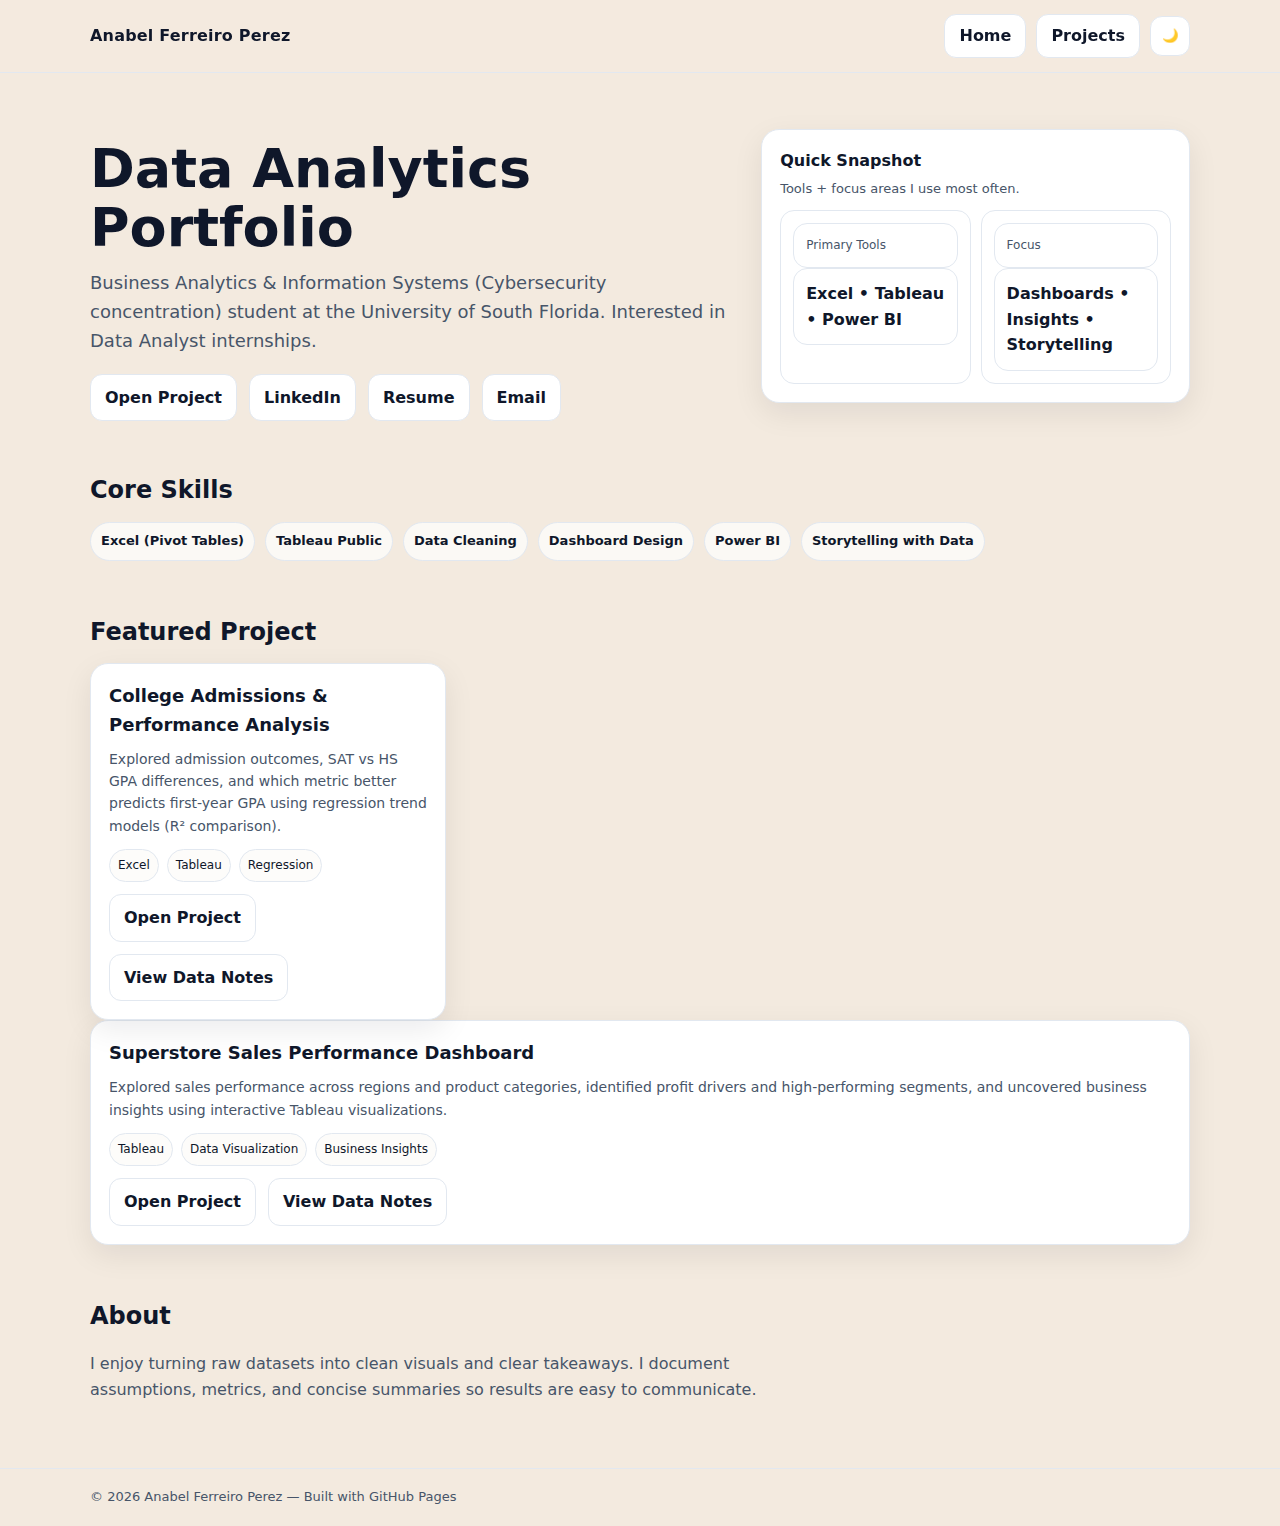
<file: index.html>
<!DOCTYPE html>
<html lang="en">
<head>
  <meta charset="UTF-8" />
  <meta name="viewport" content="width=device-width, initial-scale=1" />
  <title>Anabel Ferreiro Perez | Data Analytics Portfolio</title>
  <link rel="stylesheet" href="style.css" />
</head>

<body>

  <!-- NAV -->
  <div class="nav" id="home">
    <div class="container nav-inner">
      <div class="brand">Anabel Ferreiro Perez</div>
      <div class="nav-links">
       <a href="#home" class="nav-pill">Home</a>
       <a href="projects.html" class="nav-pill">Projects</a>
       <button id="themeToggle" class="nav-pill theme-toggle" aria-label="Toggle theme" title="Toggle theme">
       <span class="theme-icon">🌙</span>
  </button>
</div>
      
      </div>
    </div>
 

  <!-- HERO -->
  <div class="container hero">
    <div class="hero-grid">
      <div>
        <h1>Data Analytics Portfolio</h1>
        <div class="subtitle">
          Business Analytics & Information Systems (Cybersecurity concentration) student at the University of South Florida.
          Interested in Data Analyst internships.
        </div>

        <div class="actions">
          <a class="btn primary" href="projects.html">Open Project</a>
          <a class="btn ghost" href="https://www.linkedin.com/in/anabel-ferreiro/" target="_blank">LinkedIn</a>
          <a class="btn ghost" href="assets/Ferreiro_Perez_Anabel_Resume.pdf" target="_blank">Resume</a>
          <a class="btn ghost" href="mailto:anabelferreiro02@gmail.com">Email</a>
        </div>
      </div>

      <!-- OPTIONAL SIDE CARD -->
      <div class="hero-card">
        <div style="font-weight:800; font-size:16px;">Quick Snapshot</div>
        <div style="color:var(--muted); font-size:13px; margin-top:6px;">
          Tools + focus areas I use most often.
        </div>

        <div class="kpi">
          <div>
            <div class="label">Primary Tools</div>
            <div class="value">Excel • Tableau • Power BI</div>
          </div>
          <div>
            <div class="label">Focus</div>
            <div class="value">Dashboards • Insights • Storytelling</div>
          </div>
        </div>
      </div>
    </div>
  </div>

  <!-- SKILLS -->
  <div class="container section">
    <h2 class="section-title">Core Skills</h2>
    <div class="tags">
      <span class="tag">Excel (Pivot Tables)</span>
      <span class="tag">Tableau Public</span>
      <span class="tag">Data Cleaning</span>
      <span class="tag">Dashboard Design</span>
      <span class="tag">Power BI</span>
      <span class="tag">Storytelling with Data</span>
    </div>
  </div>

  <!-- PROJECTS -->
  <div class="container section" id="projects">
    <h2 class="section-title">Featured Project</h2>

    <div class="grid">
      <div class="card">
        <h3>College Admissions & Performance Analysis</h3>
        <p>
          Explored admission outcomes, SAT vs HS GPA differences, and which metric better predicts first-year GPA
          using regression trend models (R² comparison).
        </p>
        <div class="meta">
          <span class="pill">Excel</span>
          <span class="pill">Tableau</span>
          <span class="pill">Regression</span>
        </div>
        <div class="actions" style="margin-top:12px;">
          <a class="btn primary" href="projects.html">Open Project</a>
          <a class="btn ghost" href="data-notes.html">View Data Notes</a>
        </div>
      </div>
    </div>
    <div class="card">
    <h3>Superstore Sales Performance Dashboard</h3>
    <p>
      Explored sales performance across regions and product categories, identified profit drivers and high-performing segments, and uncovered business insights using interactive Tableau visualizations.
    </p>
    <div class="meta">
      <span class="pill">Tableau</span>
      <span class="pill">Data Visualization</span>
      <span class="pill">Business Insights</span>
    </div>
    <div class="actions" style="margin-top:12px;">
      <a class="btn primary" href="superstore-analysis.html">Open Project</a>
      <a class="btn ghost" href="superstore-data-notes.html">View Data Notes</a>
    </div>
  </div>
  </div>

  <!-- ABOUT -->
  <div class="container section">
    <h2 class="section-title">About</h2>
    <p style="color:var(--muted); max-width: 70ch;">
      I enjoy turning raw datasets into clean visuals and clear takeaways.
      I document assumptions, metrics, and concise summaries so results are easy to communicate.
    </p>
  </div>

  <div class="footer">
    <div class="container">© 2026 Anabel Ferreiro Perez — Built with GitHub Pages</div>
  </div>
 <script>
  const toggle = document.getElementById("themeToggle");
  const icon = toggle.querySelector(".theme-icon");
  const root = document.documentElement;

  // default theme
  const savedTheme = localStorage.getItem("theme") || "light";
  root.setAttribute("data-theme", savedTheme);
  icon.textContent = savedTheme === "dark" ? "☀️" : "🌙";

  toggle.addEventListener("click", () => {
    const current = root.getAttribute("data-theme");
    const next = current === "dark" ? "light" : "dark";
    root.setAttribute("data-theme", next);
    localStorage.setItem("theme", next);
    icon.textContent = next === "dark" ? "☀️" : "🌙";
  });
</script>

</body>
</html>
</file>
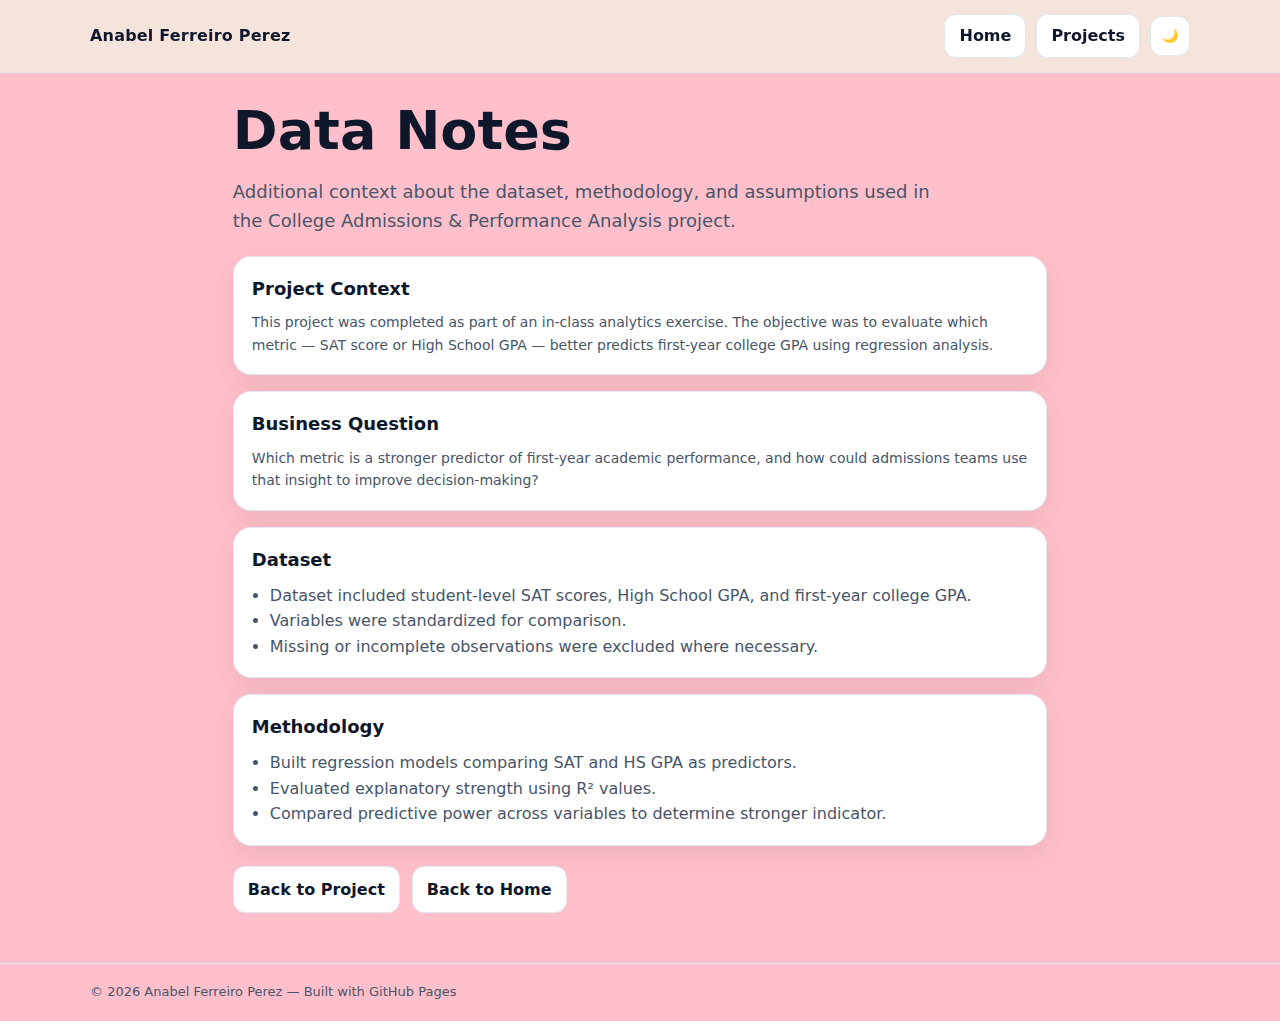
<file: data-notes.html>
<!DOCTYPE html>
<html lang="en">
<head>
  <meta charset="UTF-8" />
  <meta name="viewport" content="width=device-width, initial-scale=1" />
  <title>Data Notes | Anabel Ferreiro Perez</title>
  <link rel="stylesheet" href="style.css" />
  <style>body{background: pink !important;}</style>
</head>

<body>

  <!-- NAV -->
  <div class="nav">
    <div class="container nav-inner">
      <div class="brand">Anabel Ferreiro Perez</div>

      <div class="nav-links">
        <a href="index.html#home" class="nav-pill">Home</a>
        <a href="projects.html" class="nav-pill">Projects</a>
        <button id="themeToggle" class="nav-pill theme-toggle" aria-label="Toggle theme" title="Toggle theme">
          <span class="theme-icon">🌙</span>
        </button>
      </div>
    </div>
  </div>

  <!-- CONTENT -->
  <div class="container section" style="padding-top:28px; max-width:80ch;">

    <h1 style="margin-top:0;">Data Notes</h1>

    <p class="subtitle">
      Additional context about the dataset, methodology, and assumptions used in the College Admissions & Performance Analysis project.
    </p>

    <div class="card" style="margin-top:20px;">
      <h3 style="margin-top:0;">Project Context</h3>
      <p style="color:var(--muted); margin:0;">
        This project was completed as part of an in-class analytics exercise.
        The objective was to evaluate which metric — SAT score or High School GPA —
        better predicts first-year college GPA using regression analysis.
      </p>
    </div>

    <div class="card" style="margin-top:16px;">
      <h3 style="margin-top:0;">Business Question</h3>
      <p style="color:var(--muted); margin:0;">
        Which metric is a stronger predictor of first-year academic performance,
        and how could admissions teams use that insight to improve decision-making?
      </p>
    </div>

    <div class="card" style="margin-top:16px;">
      <h3 style="margin-top:0;">Dataset</h3>
      <ul style="color:var(--muted); padding-left:18px; margin:0;">
        <li>Dataset included student-level SAT scores, High School GPA, and first-year college GPA.</li>
        <li>Variables were standardized for comparison.</li>
        <li>Missing or incomplete observations were excluded where necessary.</li>
      </ul>
    </div>

    <div class="card" style="margin-top:16px;">
      <h3 style="margin-top:0;">Methodology</h3>
      <ul style="color:var(--muted); padding-left:18px; margin:0;">
        <li>Built regression models comparing SAT and HS GPA as predictors.</li>
        <li>Evaluated explanatory strength using R² values.</li>
        <li>Compared predictive power across variables to determine stronger indicator.</li>
      </ul>
    </div>

    <div class="actions" style="margin-top:20px;">
      <a class="btn primary" href="projects.html">Back to Project</a>
      <a class="btn ghost" href="index.html#projects">Back to Home</a>
    </div>

  </div>

  <div class="footer">
    <div class="container">© 2026 Anabel Ferreiro Perez — Built with GitHub Pages</div>
  </div>

  <!-- Theme Script -->
  <script>
    document.addEventListener("DOMContentLoaded", () => {
      const toggle = document.getElementById("themeToggle");
      if (!toggle) return;

      const icon = toggle.querySelector(".theme-icon");
      const root = document.documentElement;

      const savedTheme = localStorage.getItem("theme") || "light";
      root.setAttribute("data-theme", savedTheme);
      if (icon) icon.textContent = savedTheme === "dark" ? "☀️" : "🌙";

      toggle.addEventListener("click", () => {
        const current = root.getAttribute("data-theme");
        const next = current === "dark" ? "light" : "dark";
        root.setAttribute("data-theme", next);
        localStorage.setItem("theme", next);
        if (icon) icon.textContent = next === "dark" ? "☀️" : "🌙";
      });
    });
  </script>

</body>
</html>
</file>
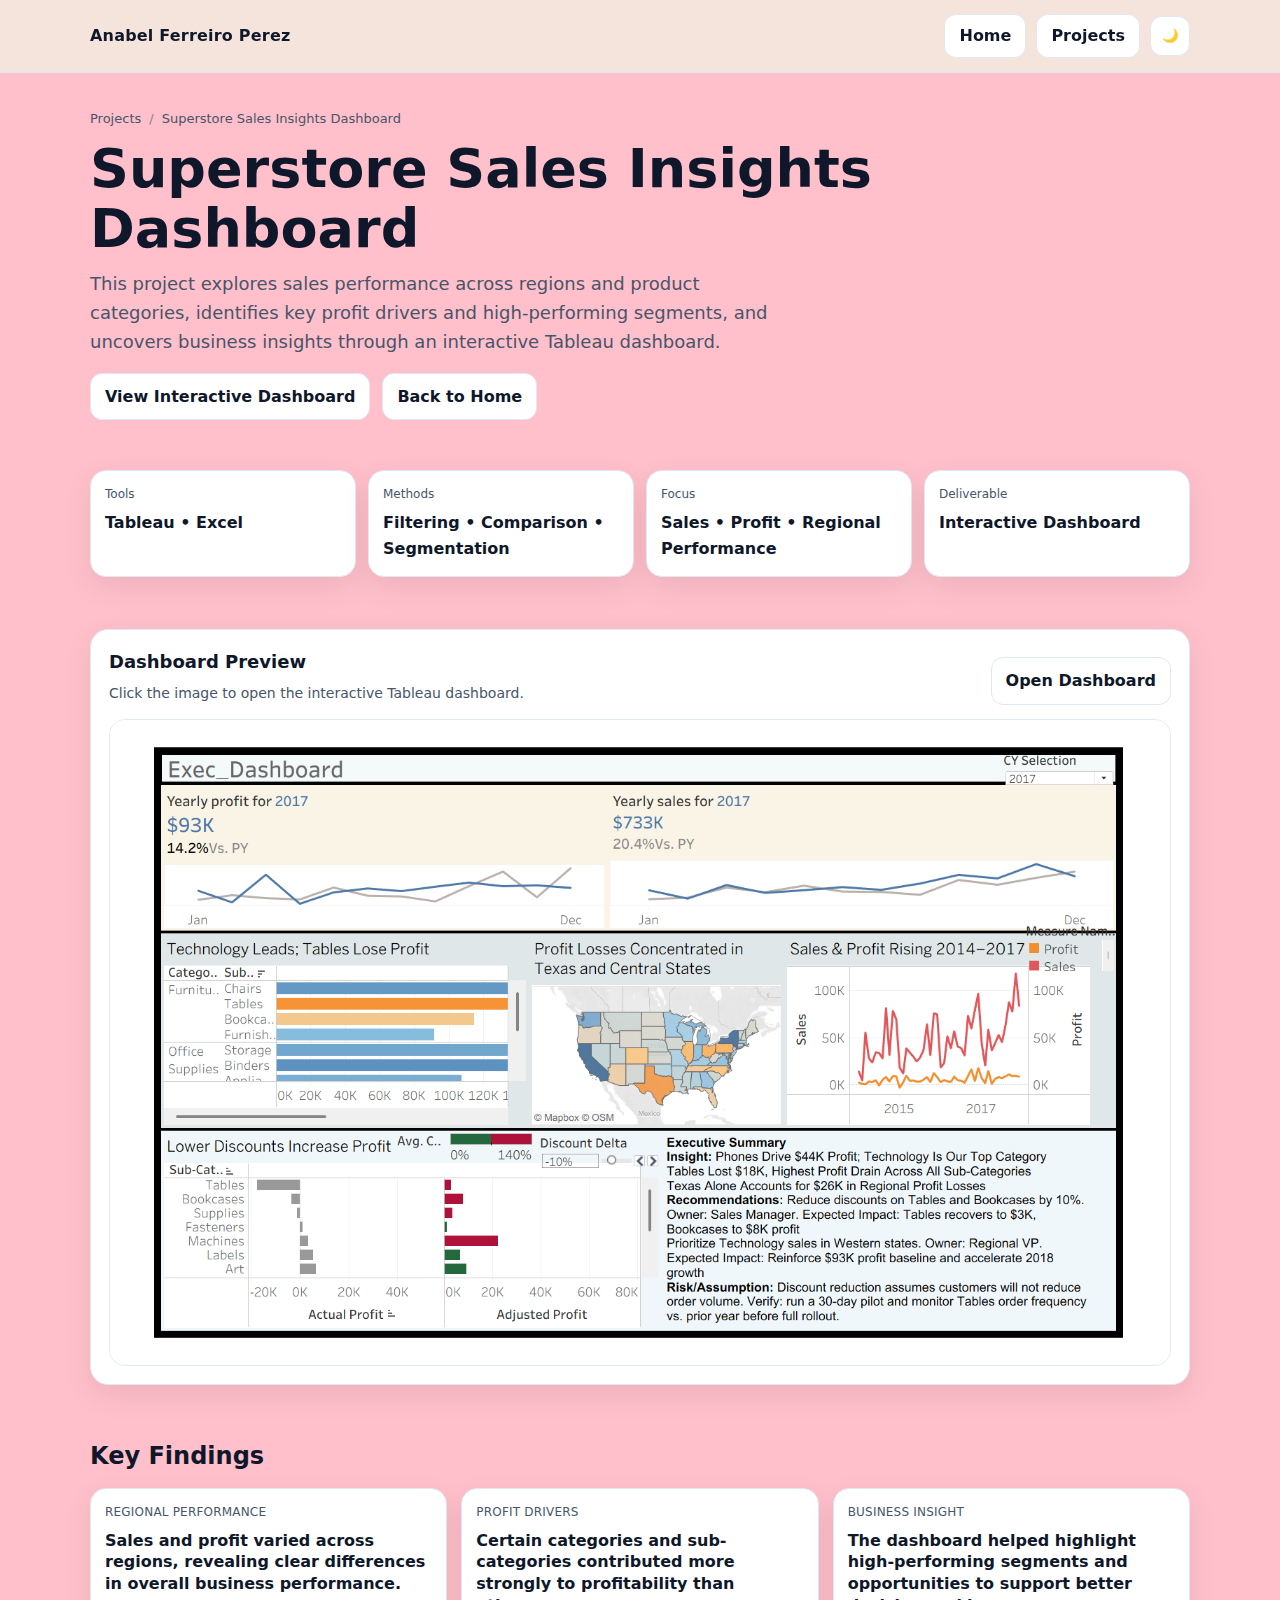
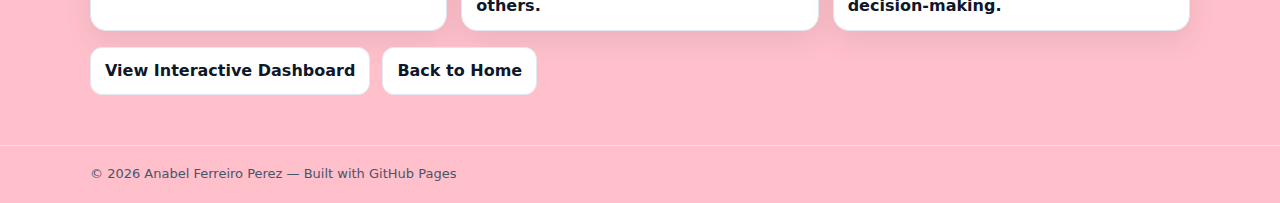
<file: superstore_project.html>
<!DOCTYPE html>
<html lang="en">
<head>
  <meta charset="UTF-8" />
  <meta name="viewport" content="width=device-width, initial-scale=1" />
  <title>Superstore Sales Insights Dashboard | Anabel Ferreiro Perez</title>
  <link rel="stylesheet" href="style.css" />
  <style>body{background: pink !important;}</style>
</head>

<body>

  <!-- NAV -->
  <div class="nav">
    <div class="container nav-inner">
      <div class="brand">Anabel Ferreiro Perez</div>

      <div class="nav-links">
        <a href="index.html#home" class="nav-pill">Home</a>
        <a href="projects.html" class="nav-pill">Projects</a>

        <button id="themeToggle" class="nav-pill theme-toggle" aria-label="Toggle theme" title="Toggle theme">
          <span class="theme-icon">🌙</span>
        </button>
      </div>
    </div>
  </div>

  <!-- HERO -->
  <div class="container hero" style="padding-top:36px;">
    <div style="max-width:90ch;">
      <div class="breadcrumb">
        <a href="projects.html">Projects</a>
        <span class="crumb-sep">/</span>
        <span>Superstore Sales Insights Dashboard</span>
      </div>

      <h1 style="margin-top:10px;">Superstore Sales Insights Dashboard</h1>

      <div class="subtitle">
        This project explores sales performance across regions and product categories, identifies key profit drivers and high-performing segments, and uncovers business insights through an interactive Tableau dashboard.
      </div>

      <div class="actions" style="margin-top:16px;">
        <a class="btn primary"
           href="https://public.tableau.com/views/FerreiroPerez_Anabel_DashboardStory/1_Category_to_Subcategory?:language=en-US&publish=yes&:sid=&:redirect=auth&:display_count=n&:origin=viz_share_link"
           target="_blank"
           rel="noopener">
          View Interactive Dashboard
        </a>
        <a class="btn ghost" href="index.html#projects">Back to Home</a>
      </div>
    </div>
  </div>

  <!-- SNAPSHOT -->
  <div class="container section">
    <div class="snapshot">
      <div class="snap-card">
        <div class="snap-label">Tools</div>
        <div class="snap-value">Tableau • Excel</div>
      </div>

      <div class="snap-card">
        <div class="snap-label">Methods</div>
        <div class="snap-value">Filtering • Comparison • Segmentation</div>
      </div>

      <div class="snap-card">
        <div class="snap-label">Focus</div>
        <div class="snap-value">Sales • Profit • Regional Performance</div>
      </div>

      <div class="snap-card">
        <div class="snap-label">Deliverable</div>
        <div class="snap-value">Interactive Dashboard</div>
      </div>
    </div>
  </div>

  <!-- DASHBOARD PREVIEW -->
  <div class="container section">
    <div class="card">
      <div style="display:flex; align-items:flex-end; justify-content:space-between; gap:12px; flex-wrap:wrap;">
        <div>
          <h3 style="margin:0;">Dashboard Preview</h3>
          <div style="color:var(--muted); font-size:14px; margin-top:6px;">
            Click the image to open the interactive Tableau dashboard.
          </div>
        </div>

        <a class="btn ghost"
           href="https://public.tableau.com/views/FerreiroPerez_Anabel_DashboardStory/1_Category_to_Subcategory?:language=en-US&publish=yes&:sid=&:redirect=auth&:display_count=n&:origin=viz_share_link"
           target="_blank"
           rel="noopener">
          Open Dashboard
        </a>
      </div>

      <a class="preview-link"
         href="https://public.tableau.com/views/FerreiroPerez_Anabel_DashboardStory/1_Category_to_Subcategory?:language=en-US&publish=yes&:sid=&:redirect=auth&:display_count=n&:origin=viz_share_link"
         target="_blank"
         rel="noopener"
         aria-label="Open interactive Tableau dashboard">
        <img class="preview-img"
             src="assets/Superstore_Project.png"
             alt="Tableau dashboard preview (Superstore Sales Insights Dashboard)">
      </a>
    </div>
  </div>

  <!-- KEY FINDINGS -->
  <div class="container section">
    <h2 class="section-title">Key Findings</h2>

    <div class="findings">
      <div class="finding">
        <div class="finding-title">Regional performance</div>
        <div class="finding-text">Sales and profit varied across regions, revealing clear differences in overall business performance.</div>
      </div>

      <div class="finding">
        <div class="finding-title">Profit drivers</div>
        <div class="finding-text">Certain categories and sub-categories contributed more strongly to profitability than others.</div>
      </div>

      <div class="finding">
        <div class="finding-title">Business insight</div>
        <div class="finding-text">The dashboard helped highlight high-performing segments and opportunities to support better decision-making.</div>
      </div>
    </div>

    <div class="actions" style="margin-top:16px;">
      <a class="btn primary"
         href="https://public.tableau.com/views/FerreiroPerez_Anabel_DashboardStory/1_Category_to_Subcategory?:language=en-US&publish=yes&:sid=&:redirect=auth&:display_count=n&:origin=viz_share_link"
         target="_blank"
         rel="noopener">
        View Interactive Dashboard
      </a>
      <a class="btn ghost" href="index.html#projects">Back to Home</a>
    </div>
  </div>

  <!-- FOOTER -->
  <div class="footer">
    <div class="container">© 2026 Anabel Ferreiro Perez — Built with GitHub Pages</div>
  </div>

  <!-- THEME SCRIPT -->
  <script>
    const toggle = document.getElementById("themeToggle");
    const icon = toggle.querySelector(".theme-icon");
    const root = document.documentElement;

    const savedTheme = localStorage.getItem("theme") || "light";
    root.setAttribute("data-theme", savedTheme);
    icon.textContent = savedTheme === "dark" ? "☀️" : "🌙";

    toggle.addEventListener("click", () => {
      const current = root.getAttribute("data-theme");
      const next = current === "dark" ? "light" : "dark";
      root.setAttribute("data-theme", next);
      localStorage.setItem("theme", next);
      icon.textContent = next === "dark" ? "☀️" : "🌙";
    });
  </script>

</body>
</html>
</file>
<file: style.css>
/* ========== Base ========== */
:root{
  --bg: #f3eadf;
  --text: #0f172a;
  --muted: #475569;
  --border: #e2e8f0;
  --card: #ffffff;
  --shadow: 0 10px 30px rgba(2, 6, 23, 0.08);
  --accent: #8B5E5E;
  --accent-2:#754A4A;
}
/* ========== Dark Theme ========== */
html[data-theme="dark"]{
  --bg: #0b1220;
  --text: #e5e7eb;
  --muted: #9ca3af;
  --border: rgba(255,255,255,0.12);
  --card: rgba(255,255,255,0.06);
  --shadow: 0 12px 30px rgba(0,0,0,0.35);
  --accent: #A97C7C;
  --accent-2:#8B5E5E;
}
*{ box-sizing:border-box; }
html{ scroll-behavior:smooth; }
body{
  margin:0;
  font-family: ui-sans-serif, system-ui, -apple-system, Segoe UI, Roboto, Arial, "Noto Sans";
  color: var(--text);
  background: var(--bg);
  line-height:1.6;
}

a{ color:inherit; text-decoration:none; }

/* ========== Layout ========== */
.container{
  width: min(1100px, 92%);
  margin: 0 auto;
}

/* ========== Navbar ========== */
.nav-links a:not(.nav-pill):hover{ color: var(--accent); }
.nav{
  position: sticky;
  top: 0;
  background: color-mix(in srgb, var(--bg) 85%, transparent);
  backdrop-filter: blur(10px);
  border-bottom: 1px solid var(--border);
  z-index: 50;
}
.nav-inner{
  display:flex;
  align-items:center;
  justify-content:space-between;
  padding: 14px 0;
}
.brand{
  font-weight:700;
  letter-spacing:0.2px;
}
.nav-links{
  display:flex;
  align-items:center;
  gap:10px; 
  font-weight:600;
  color: var(--muted);
}
.nav-pill{
  padding: 8px 14px;
  border-radius: 12px;
  border: 1px solid var(--border);
  background: var(--card);
  color: var(--text);
  text-decoration:none;

  display:inline-flex;
  align-items:center;
  justify-content:center;

  transition: transform .18s ease, box-shadow .18s ease, border-color .18s ease, background .18s ease;
  cursor:pointer;
}
.nav-pill:hover{
  transform: translateY(-2px);
  box-shadow: var(--shadow);

  background: var(--accent);
  border-color: var(--accent);
  color: #fff;
}

/* click = tap */
.nav-pill:active{
  transform: translateY(0px) scale(0.98);
  box-shadow:none;
}

/* focus accesible */
.nav-pill:focus-visible{
  outline: 3px solid color-mix(in srgb, var(--accent) 35%, transparent);
  outline-offset: 2px;
}

/* ========== Hero ========== */
.hero{
  padding: 56px 0 24px;
}
.hero-grid{
  display:grid;
  grid-template-columns: 1.2fr 0.8fr;
  gap: 28px;
  align-items: start;
}
h1{
  font-size: clamp(36px, 5vw, 54px);
  line-height:1.1;
  margin: 10px 0 12px;
}
.subtitle{
  color: var(--muted);
  font-size: 18px;
  max-width: 62ch;
}

.hero-card{
  background: var(--card);
  border: 1px solid var(--border);
  border-radius: 18px;
  box-shadow: var(--shadow);
  padding: 18px;
}
.kpi{
  display:grid;
  grid-template-columns: 1fr 1fr;
  gap: 10px;
  margin-top: 10px;
}
.kpi div{
  border: 1px solid var(--border);
  border-radius: 14px;
  padding: 12px;
}
.kpi .label{ color: var(--muted); font-size: 12px; }
.kpi .value{ font-weight: 800; font-size: 16px; }

/* ========== Buttons ========== */
.actions{
  display:flex;
  flex-wrap:wrap;
  gap: 12px;
  margin-top: 18px;
}
/* ========== Buttons (Plain -> Accent on Hover) ========== */
.btn{
  display:inline-flex;
  align-items:center;
  justify-content:center;
  padding: 10px 14px;
  border-radius: 12px;

  /* plain default */
  background: var(--card);
  border: 1px solid var(--border);
  color: var(--text);
  font-weight: 700;

  transition: transform .18s ease, box-shadow .18s ease, border-color .18s ease, background .18s ease, color .18s ease;
}

/* hover = becomes accent */
.btn:hover{
  background: var(--accent);
  border-color: var(--accent);
  color: #fff;
  transform: translateY(-2px);
  box-shadow: var(--shadow);
}

/* click/tap */
.btn:active{
  transform: translateY(0px) scale(0.98);
  box-shadow:none;
}

/* accessible focus */
.btn:focus-visible{
  outline: 3px solid color-mix(in srgb, var(--accent) 35%, transparent);
  outline-offset: 2px;
}

/* make primary/ghost identical (same behavior) */
.btn.primary,
.btn.ghost{
  background: var(--card);
  border-color: var(--border);
  color: var(--text);
}

/* ========== Sections ========== */
.section{
  padding: 26px 0;
}
.section-title{
  font-size: 24px;
  margin: 0 0 12px;
}
.tags{
  display:flex;
  flex-wrap:wrap;
  gap:10px;
}
.tag{
  border: 1px solid var(--border);
  background:#f8fafc;
  color:#334155;
  padding: 8px 10px;
  border-radius: 999px;
  font-weight: 600;
  font-size: 13px;
}

/* ========== Project Cards ========== */
.grid{
  display:grid;
  grid-template-columns: repeat(3, 1fr);
  gap: 16px;
}
.card{
  background: var(--card);
  border: 1px solid var(--border);
  border-radius: 18px;
  box-shadow: var(--shadow);
  padding: 18px;
  transition: transform .15s ease;
}
.card:hover{ transform: translateY(-3px); }
.card h3{
  margin: 0 0 8px;
  font-size: 18px;
}
.card p{
  margin: 0 0 12px;
  color: var(--muted);
  font-size: 14px;
}
.card .meta{
  display:flex;
  flex-wrap:wrap;
  gap:8px;
  margin-top: 10px;
}
.pill{
  font-size: 12px;
  padding: 6px 8px;
  border: 1px solid var(--border);
  border-radius: 999px;
  color:#334155;
  background:#fff;
}
/* ========== Tableau Embed ========== */
.tableau-container{
  margin-top: 20px;
  border: 1px solid var(--border);
  border-radius: 18px;
  overflow: hidden;
  box-shadow: var(--shadow);
  background: var(--card);
}
/* ========== Footer ========== */
.footer{
  border-top: 1px solid var(--border);
  padding: 18px 0;
  color: var(--muted);
  font-size: 13px;
  margin-top: 24px;
}

/* ========== Responsive ========== */
@media (max-width: 900px){
  .hero-grid{ grid-template-columns: 1fr; }
  .grid{ grid-template-columns: 1fr; }
}
/*--------- Theme Toggle---------*/

.theme-toggle{
  width: 40px;
  height: 40px;
  padding: 0;
}

/* Mejoras para que dark/light se vean consistentes */
.btn.ghost:hover{
  background: var(--accent);
  border-color: var(--accent);
  color:#fff;
  transform: translateY(-2px);
  box-shadow: var(--shadow);
}

.tag{
  background: color-mix(in srgb, var(--card) 70%, var(--bg));
  color: var(--text);
}

.pill{
  background: color-mix(in srgb, var(--card) 85%, var(--bg));
  color: var(--text);
}
/* ========== Project Page Upgrades ========== */
.breadcrumb{
  color: var(--muted);
  font-size: 13px;
  display:flex;
  align-items:center;
  gap:8px;
  margin-bottom: 6px;
}
.breadcrumb a{ color: var(--muted); }
.breadcrumb a:hover{ color: var(--text); }
.crumb-sep{ opacity: 0.6; }

.snapshot{
  display:grid;
  grid-template-columns: repeat(4, 1fr);
  gap: 12px;
}
.snap-card{
  background: var(--card);
  border: 1px solid var(--border);
  border-radius: 16px;
  padding: 14px;
  box-shadow: var(--shadow);
}
.snap-label{ color: var(--muted); font-size: 12px; }
.snap-value{ font-weight: 800; margin-top: 6px; }

.preview-link{
  display:block;
  margin-top: 14px;
  border: 1px solid var(--border);
  border-radius: 16px;
  overflow:hidden;
  background: var(--card);
  transition: transform .18s ease, box-shadow .18s ease, border-color .18s ease;
}
.preview-link:hover{
  transform: translateY(-2px);
  box-shadow: var(--shadow);
  border-color: color-mix(in srgb, var(--accent) 40%, var(--border));
}
.preview-img{
  width:100%;
  height:auto;
  display:block;
}

.findings{
  display:grid;
  grid-template-columns: repeat(3, 1fr);
  gap: 14px;
}
.finding{
  background: var(--card);
  border: 1px solid var(--border);
  border-radius: 16px;
  padding: 14px;
  box-shadow: var(--shadow);
}
.finding-title{
  font-size: 12px;
  color: var(--muted);
  letter-spacing: .2px;
  text-transform: uppercase;
}
.finding-text{
  font-weight: 700;
  margin-top: 8px;
  line-height: 1.35;
}

@media (max-width: 900px){
  .snapshot{ grid-template-columns: 1fr 1fr; }
  .findings{ grid-template-columns: 1fr; }
}
</file>
